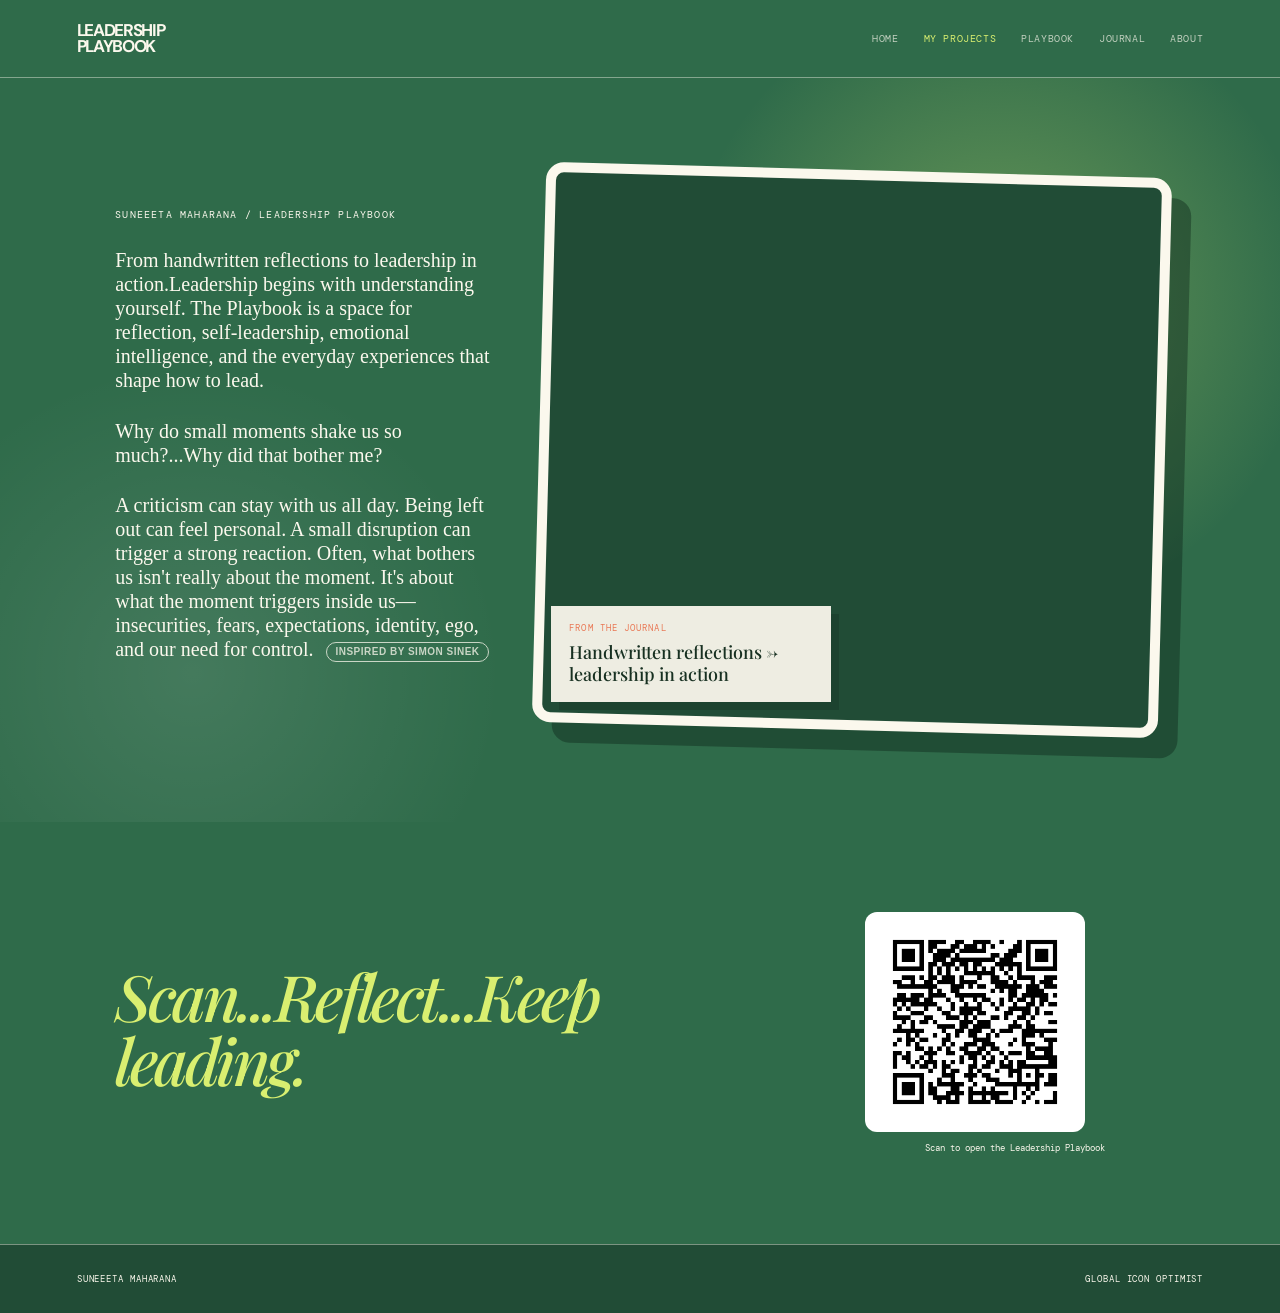
<file: index.html>
<!doctype html><html lang="en"><head><meta charset="utf-8"><meta name="viewport" content="width=device-width,initial-scale=1"><title>My Projects | Leadership Playbook</title><link rel="stylesheet" href="styles.css">
<style>
/* Extra-large journal video */
.home-hero {
  display: grid;
  grid-template-columns: minmax(0, 0.75fr) minmax(620px, 1.25fr);
  gap: 48px;
  align-items: center;
}

.journal-video-wrap {
  width: 100%;
  max-width: 900px;
  margin-left: auto;
}

.journal-video {
  display: block;
  width: 100%;
  height: 780px;
  object-fit: cover;
  border-radius: 18px;
}

@media (max-width: 1000px) {
  .home-hero {
    grid-template-columns: 1fr;
  }

  .journal-video-wrap {
    max-width: 850px;
    margin: 30px auto 0;
  }

  .journal-video {
    height: 680px;
  }
}

@media (max-width: 600px) {
  .journal-video {
    height: 520px;
  }
}
</style>

</head><body>
<header><a class="brand" href="index.html">LEADERSHIP<br>PLAYBOOK</a><nav><a href="index.html">Home</a><a class="active" href="projects.html">My Projects</a><a href="playbook.html">Playbook</a><a href="journal.html">Journal</a><a href="about.html">About</a></nav></header>
<main>
<section class="hero home-hero"><div class="hero-copy"><p class="eyebrow">SUNEEETA MAHARANA / LEADERSHIP PLAYBOOK</p><h4 style="
      font-family: 'Caveat', cursive;
      font-size: 20px;
      font-weight: 500;
      line-height: 1.2;
    ">From handwritten reflections to leadership in action.Leadership begins with understanding yourself. The Playbook is a space for reflection, self-leadership, emotional intelligence, and the everyday experiences that shape how to lead.<h2 style="
      font-family: 'Caveat', cursive;
      font-size: 20px;
      font-weight: 500;
      line-height: 1.2;
    ">Why do small moments shake us so much?...Why did that bother me?</h2><p><h4 style="
      font-family: 'Caveat', cursive;
      font-size: 20px;
      font-weight: 500;
      line-height: 1.2;
    ">A criticism can stay with us all day. Being left out can feel personal. A small disruption can trigger a strong reaction. Often, what bothers us isn't really about the moment. It's about what the moment triggers inside us—insecurities, fears, expectations, identity, ego, and our need for control.
<span style="
  display:inline-block;
  margin-left:8px;
  padding:3px 8px;
  border:1px solid currentColor;
  border-radius:999px;
  font-family:Arial, sans-serif;
  font-size:10px;
  font-weight:600;
  letter-spacing:.05em;
  vertical-align:middle;
  opacity:.75;
">INSPIRED BY SIMON SINEK</span></p></h4>


<div class="actions">
<a class="text-link" href="journal.html"></a></div>
<a class="text-link" href="journal.html"></a></div></div>
<div class="journal-video-wrap">
<video class="journal-video" autoplay muted loop playsinline preload="auto">
  <source src="JounrnalBook.mp4" type="video/mp4">
  Your browser does not support the video tag.
</video>
<div class="video-caption">
  <span>FROM THE JOURNAL</span>
  <strong>Handwritten reflections → leadership in action</strong>
</div>
</div>
</section>

<section class="qr-section"><div><p class="eyebrow"></p><h2><em>Scan...Reflect...Keep leading.</em></h2><p></p></div><div class="qr-placeholder">
  <a href="https://SuneetasLeadershipPlaybook.com" target="_blank" rel="noopener" aria-label="Open Suneeta's Leadership Playbook">
    <img src="leadership-playbook-qr.png" alt="QR code for Suneeta's Leadership Playbook"
         style="width:220px;height:220px;display:block;object-fit:contain;background:#fff;padding:10px;border-radius:12px;">
  </a>
  <small style="display:block;margin-top:10px;">Scan to open the Leadership Playbook</small>
</div></section>
</main><footer><span>SUNEEETA MAHARANA</span><span>GLOBAL ICON OPTIMIST</span></footer></body></html>
</file>
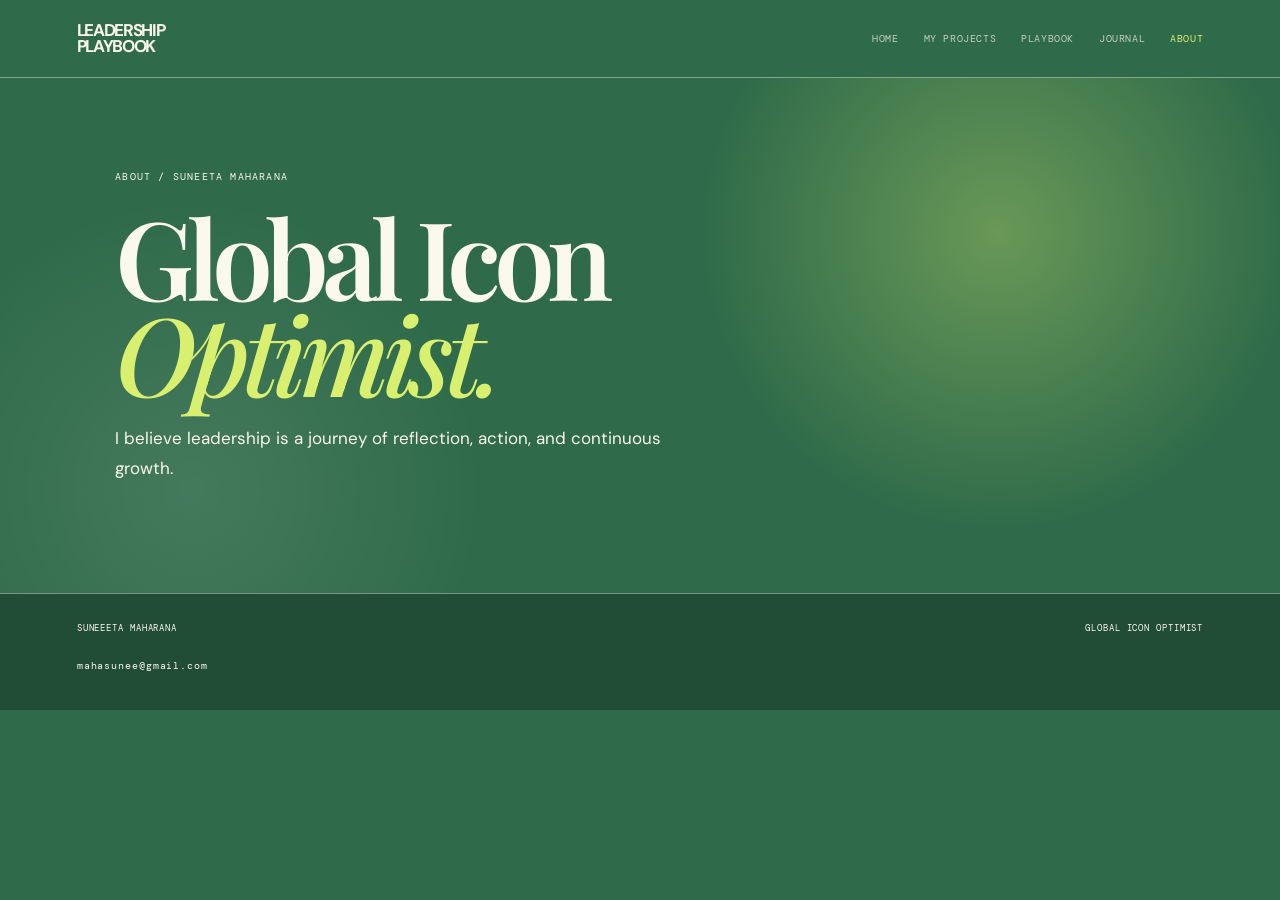
<file: about.html>
<!doctype html><html lang="en"><head><meta charset="utf-8"><meta name="viewport" content="width=device-width,initial-scale=1"><title>About | Suneeta Maharana</title><link rel="stylesheet" href="styles.css"></head><body>
<header><a class="brand" href="index.html">LEADERSHIP<br>PLAYBOOK</a><nav><a href="index.html">Home</a><a href="projects.html">My Projects</a><a href="playbook.html">Playbook</a><a href="journal.html">Journal</a><a class="active" href="about.html">About</a></nav></header>
<main><section class="hero compact about-hero"><p class="eyebrow">ABOUT / SUNEETA MAHARANA</p><h1>Global Icon<br><em>Optimist.</em></h1><p class="lead">I believe leadership is a journey of reflection, action, and continuous growth.</p></section>
</section></main><footer><span>SUNEEETA MAHARANA<br><p class="small">mahasunee@gmail.com</p></span><span>GLOBAL ICON OPTIMIST</span></footer></body></html>
</file>
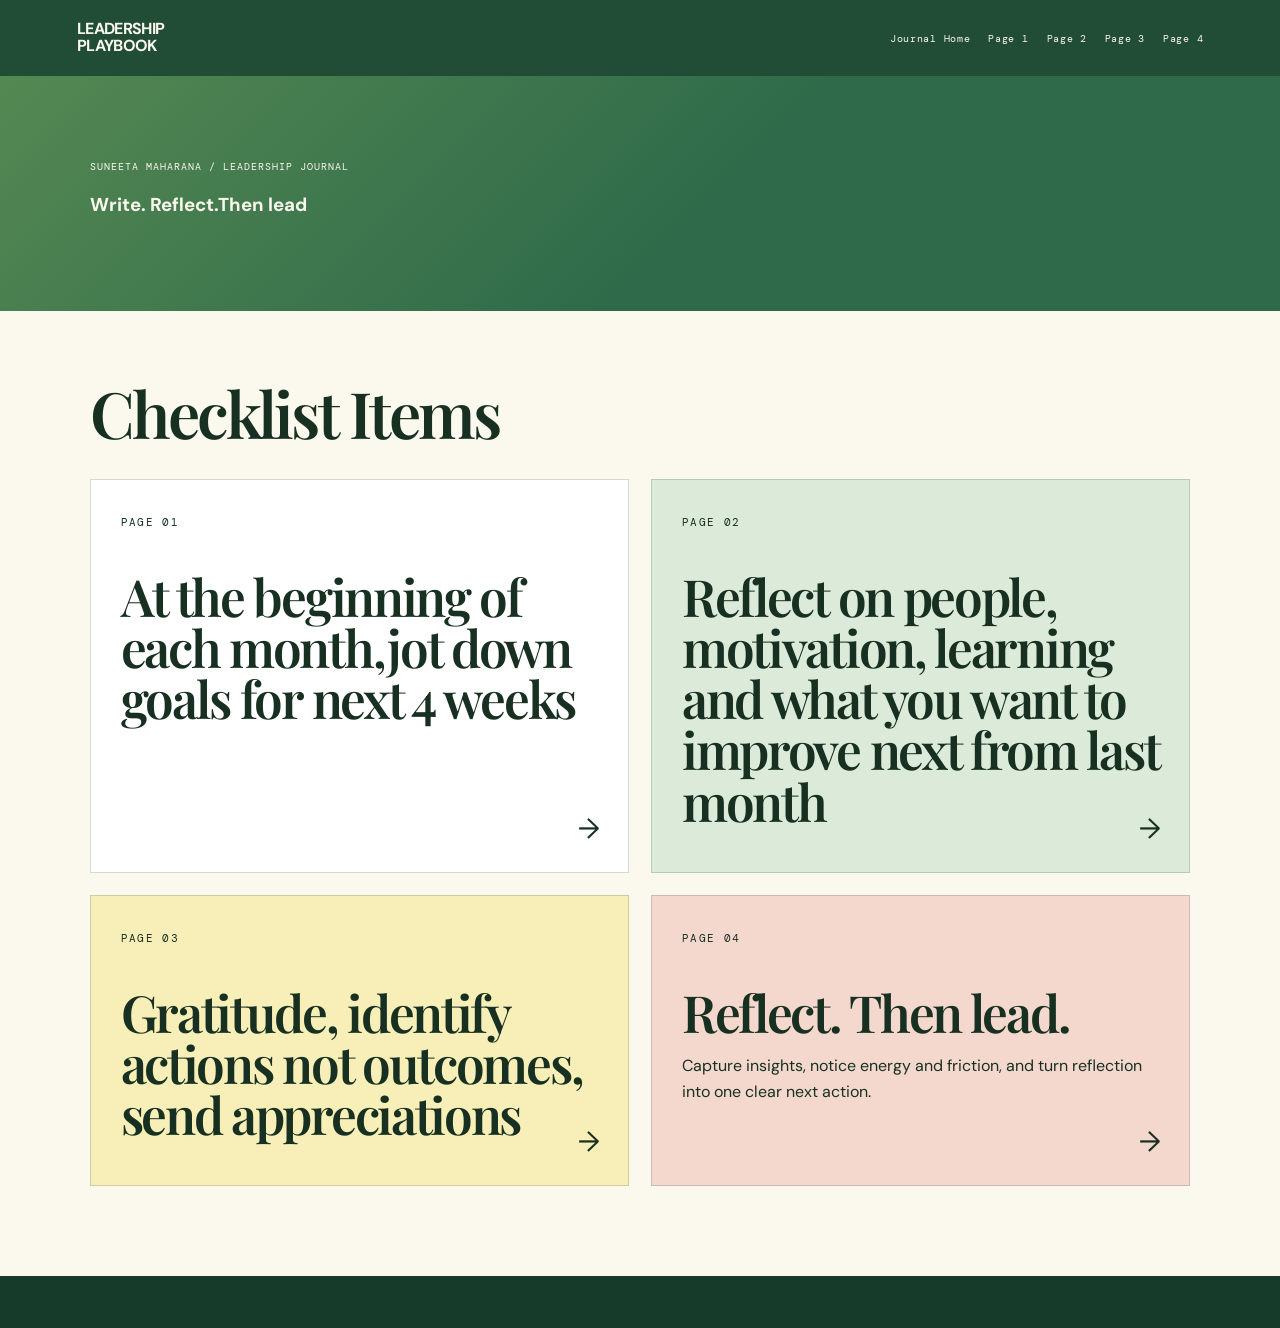
<file: journal.html>
<!doctype html>
<html lang="en">
<head>
  <meta charset="utf-8">
  <meta name="viewport" content="width=device-width,initial-scale=1">
  <title>Leadership Journal | Suneeta Maharana</title>
  <style>
    @import url("https://fonts.googleapis.com/css2?family=Caveat:wght@500;600;700&family=DM+Mono&family=DM+Sans:wght@400;500;700&family=Playfair+Display:ital,wght@0,500;0,600;1,500&display=swap");
    :root{--forest:#2f6b4a;--deep:#214c36;--paper:#fbf8ed;--lime:#d9ef70;--coral:#e97855;--ink:#173021;--mint:#dcebd9;--line:rgba(251,248,237,.3)}
    *{box-sizing:border-box} body{margin:0;font-family:"DM Sans",sans-serif;background:var(--paper);color:var(--ink)}
    header{min-height:76px;padding:16px 6vw;display:flex;align-items:center;justify-content:space-between;gap:24px;background:var(--deep);color:var(--paper)}
    .brand{color:var(--paper);text-decoration:none;font-weight:700;letter-spacing:-.04em;line-height:1.05}
    nav{display:flex;gap:18px;flex-wrap:wrap;font:10px "DM Mono",monospace;letter-spacing:.07em} nav a{color:var(--paper);text-decoration:none}
    .hero{padding:84px 7vw 64px;background:linear-gradient(135deg,rgba(217,239,112,.22),transparent 55%),var(--forest);color:var(--paper)}
    .eyebrow{font:10px "DM Mono",monospace;letter-spacing:.1em;margin:0 0 14px}.hero h1{margin:0;max-width:900px;font:600 clamp(58px,9vw,112px)/.88 "Playfair Display",serif;letter-spacing:-.065em}.hero h1 em{color:var(--lime);font-weight:500}.hero p.lead{max-width:700px;font-size:18px;line-height:1.7;margin:30px 0 0}
    .pages{padding:70px 7vw 90px}.pages-head{display:flex;justify-content:space-between;gap:24px;align-items:end;margin-bottom:34px}.pages h2{font:600 clamp(38px,5vw,66px)/1 "Playfair Display",serif;margin:0;letter-spacing:-.045em}.pages-head p{max-width:460px;line-height:1.6}
    .page-grid{display:grid;grid-template-columns:repeat(2,minmax(0,1fr));gap:22px}.page-card{display:block;min-height:260px;padding:30px;border:1px solid rgba(23,48,33,.18);text-decoration:none;color:var(--ink);position:relative;overflow:hidden;background:white;transition:.2s transform,.2s box-shadow}.page-card:hover{transform:translateY(-4px);box-shadow:0 16px 35px rgba(23,48,33,.12)}
    .page-card:nth-child(2){background:var(--mint)}.page-card:nth-child(3){background:#f7efb7}.page-card:nth-child(4){background:#f4d8ce}.num{font:11px "DM Mono",monospace;letter-spacing:.12em}.page-card h3{font:600 clamp(34px,4vw,52px)/1 "Playfair Display",serif;margin:40px 0 15px;letter-spacing:-.045em}.page-card p{max-width:470px;line-height:1.6;margin:0}.arrow{position:absolute;right:28px;bottom:25px;font-size:28px}
    .note{padding:55px 7vw;background:var(--deep);color:var(--paper)}.note p{font-family:"Caveat",cursive;font-size:34px;line-height:1.25;max-width:900px;margin:0}
    footer{padding:26px 6vw;display:flex;justify-content:space-between;background:#173b2b;color:var(--paper);font:10px "DM Mono",monospace;letter-spacing:.07em}
    @media(max-width:760px){header{align-items:flex-start;flex-direction:column}.hero{padding-top:62px}.page-grid{grid-template-columns:1fr}.pages-head{align-items:flex-start;flex-direction:column}.page-card{min-height:230px}}
  </style>
</head>
<body>
<header>
  <a class="brand" href="index.html">LEADERSHIP<br>PLAYBOOK</a>
  <nav>
    <a href="journal.html">Journal Home</a>
    <a href="page1.html">Page 1</a>
    <a href="page2.html">Page 2</a>
    <a href="page3.html">Page 3</a>
    <a href="page4.html">Page 4</a>
  </nav>
</header>
<main>
  <section class="hero">
    <p class="eyebrow">SUNEETA MAHARANA / LEADERSHIP JOURNAL</p>
    <h3>Write. Reflect.Then lead</h3>
    <p class="lead"></p>
  </section>

  <section class="pages">
    <div class="pages-head">
      <h2>Checklist Items</h2>
      
    </div>
    <div class="page-grid">
      <a class="page-card" href="page1.html"><span class="num">PAGE 01</span><h3>At the beginning of each month,jot down goals for next 4 weeks</h3><span class="arrow">→</span></a>
      <a class="page-card" href="page2.html"><span class="num">PAGE 02</span><h3>Reflect on people, motivation, learning and what you want to improve next from last month</h3><p></p><span class="arrow">→</span></a>
      <a class="page-card" href="page3.html"><span class="num">PAGE 03</span><h3>Gratitude, identify actions not outcomes, send appreciations</h3><p></p><span class="arrow">→</span></a>
      <a class="page-card" href="page4.html"><span class="num">PAGE 04</span><h3>Reflect. Then lead.</h3><p>Capture insights, notice energy and friction, and turn reflection into one clear next action.</p><span class="arrow">→</span></a>
    </div>
  </section>

 <!-- <section class="note"><p>“Write it down. Reflect on it. Learn from it. Lead from it.”</p></section> -->
</main>
<footer><span></span></footer>
</body>
</html>
</file>
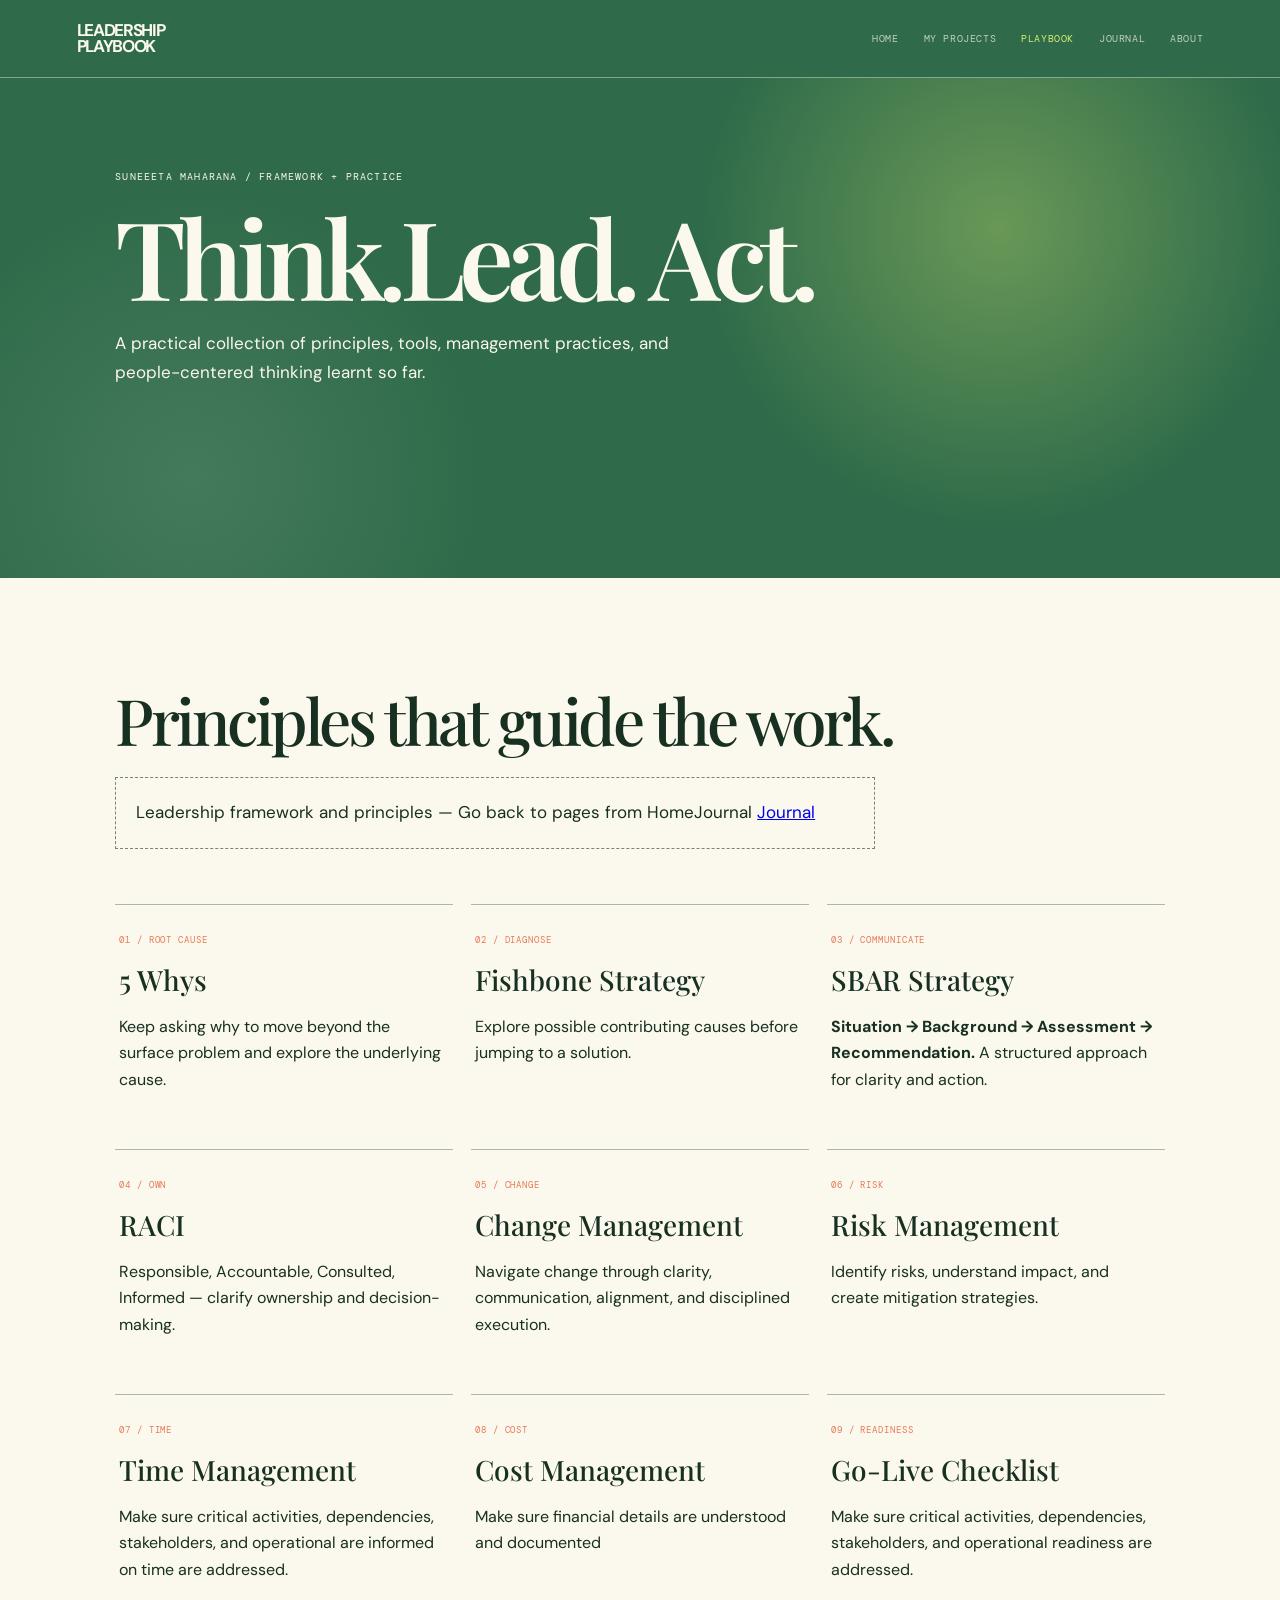
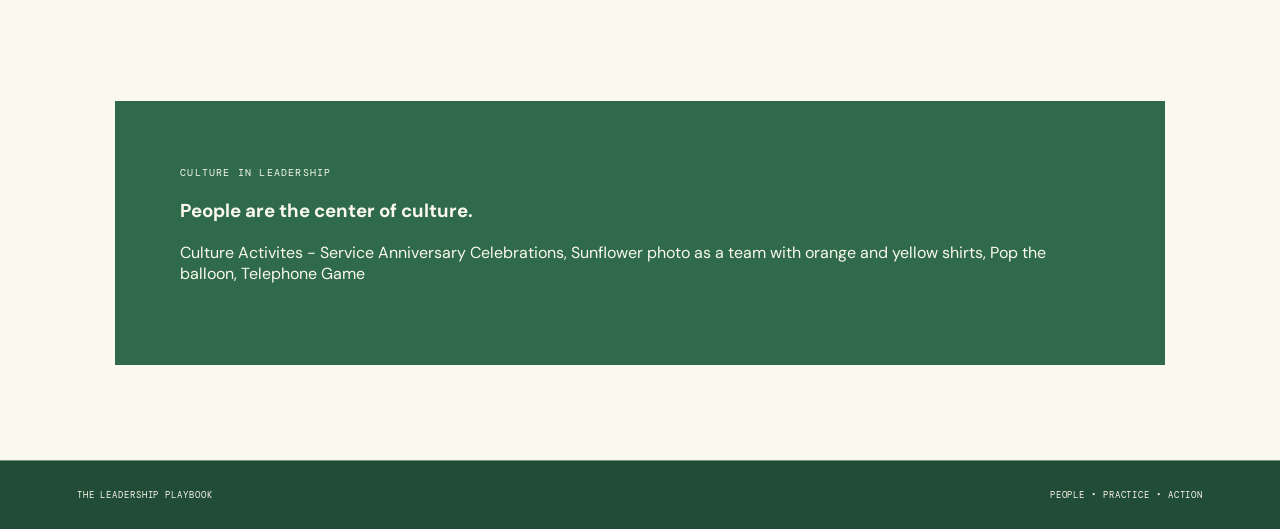
<file: playbook.html>
<!doctype html><html lang="en"><head><meta charset="utf-8"><meta name="viewport" content="width=device-width,initial-scale=1"><title>The Leadership Playbook</title><link rel="stylesheet" href="styles.css"></head><body>
<header><a class="brand" href="index.html">LEADERSHIP<br>PLAYBOOK</a><nav><a href="index.html">Home</a><a href="projects.html">My Projects</a><a class="active" href="playbook.html">Playbook</a><a href="journal.html">Journal</a><a href="about.html">About</a></nav></header>
<main><section class="hero compact"><p class="eyebrow">SUNEEETA MAHARANA / FRAMEWORK + PRACTICE</p><h1>Think.Lead. Act.</h1><p class="lead">A practical collection of principles, tools, management practices, and people-centered thinking learnt so far.</p></section>
<section class="cream content"><p class="eyebrow dark"></p><h2>Principles that guide the work.</h2><p class="placeholder">Leadership framework and principles — Go back to pages from HomeJournal <a href="index.html">Journal</a></p>
<div class="tool-grid"><article><span>01 / ROOT CAUSE</span><h3>5 Whys</h3><p>Keep asking why to move beyond the surface problem and explore the underlying cause.</p></article><article><span>02 / DIAGNOSE</span><h3>Fishbone Strategy</h3><p>Explore possible contributing causes before jumping to a solution.</p></article><article><span>03 / COMMUNICATE</span><h3>SBAR Strategy</h3><p><b>Situation → Background → Assessment → Recommendation.</b> A structured approach for clarity and action.</p></article><article><span>04 / OWN</span><h3>RACI</h3><p>Responsible, Accountable, Consulted, Informed — clarify ownership and decision-making.</p></article><article><span>05 / CHANGE</span><h3>Change Management</h3><p>Navigate change through clarity, communication, alignment, and disciplined execution.</p></article><article><span>06 / RISK</span><h3>Risk Management</h3><p>Identify risks, understand impact, and create mitigation strategies.</p></article><article><span>07 / TIME</span><h3>Time Management</h3><p>Make sure critical activities, dependencies, stakeholders, and operational are informed on time are addressed.</p></article><article><span>08 / COST</span><h3>Cost Management</h3><p>Make sure financial details are understood and documented</p></article><article><span>09 / READINESS</span><h3>Go-Live Checklist</h3><p>Make sure critical activities, dependencies, stakeholders, and operational readiness are addressed.</p></article></div>
<section class="people"><p class="eyebrow">CULTURE IN LEADERSHIP</p><h3>People are the center of culture.</h3><p>Culture Activites - Service Anniversary Celebrations, Sunflower photo as a team with orange and yellow shirts, Pop the balloon, Telephone Game</strong></section></section></main><footer><span>THE LEADERSHIP PLAYBOOK</span><span>PEOPLE • PRACTICE • ACTION</span></footer></body></html>
</file>
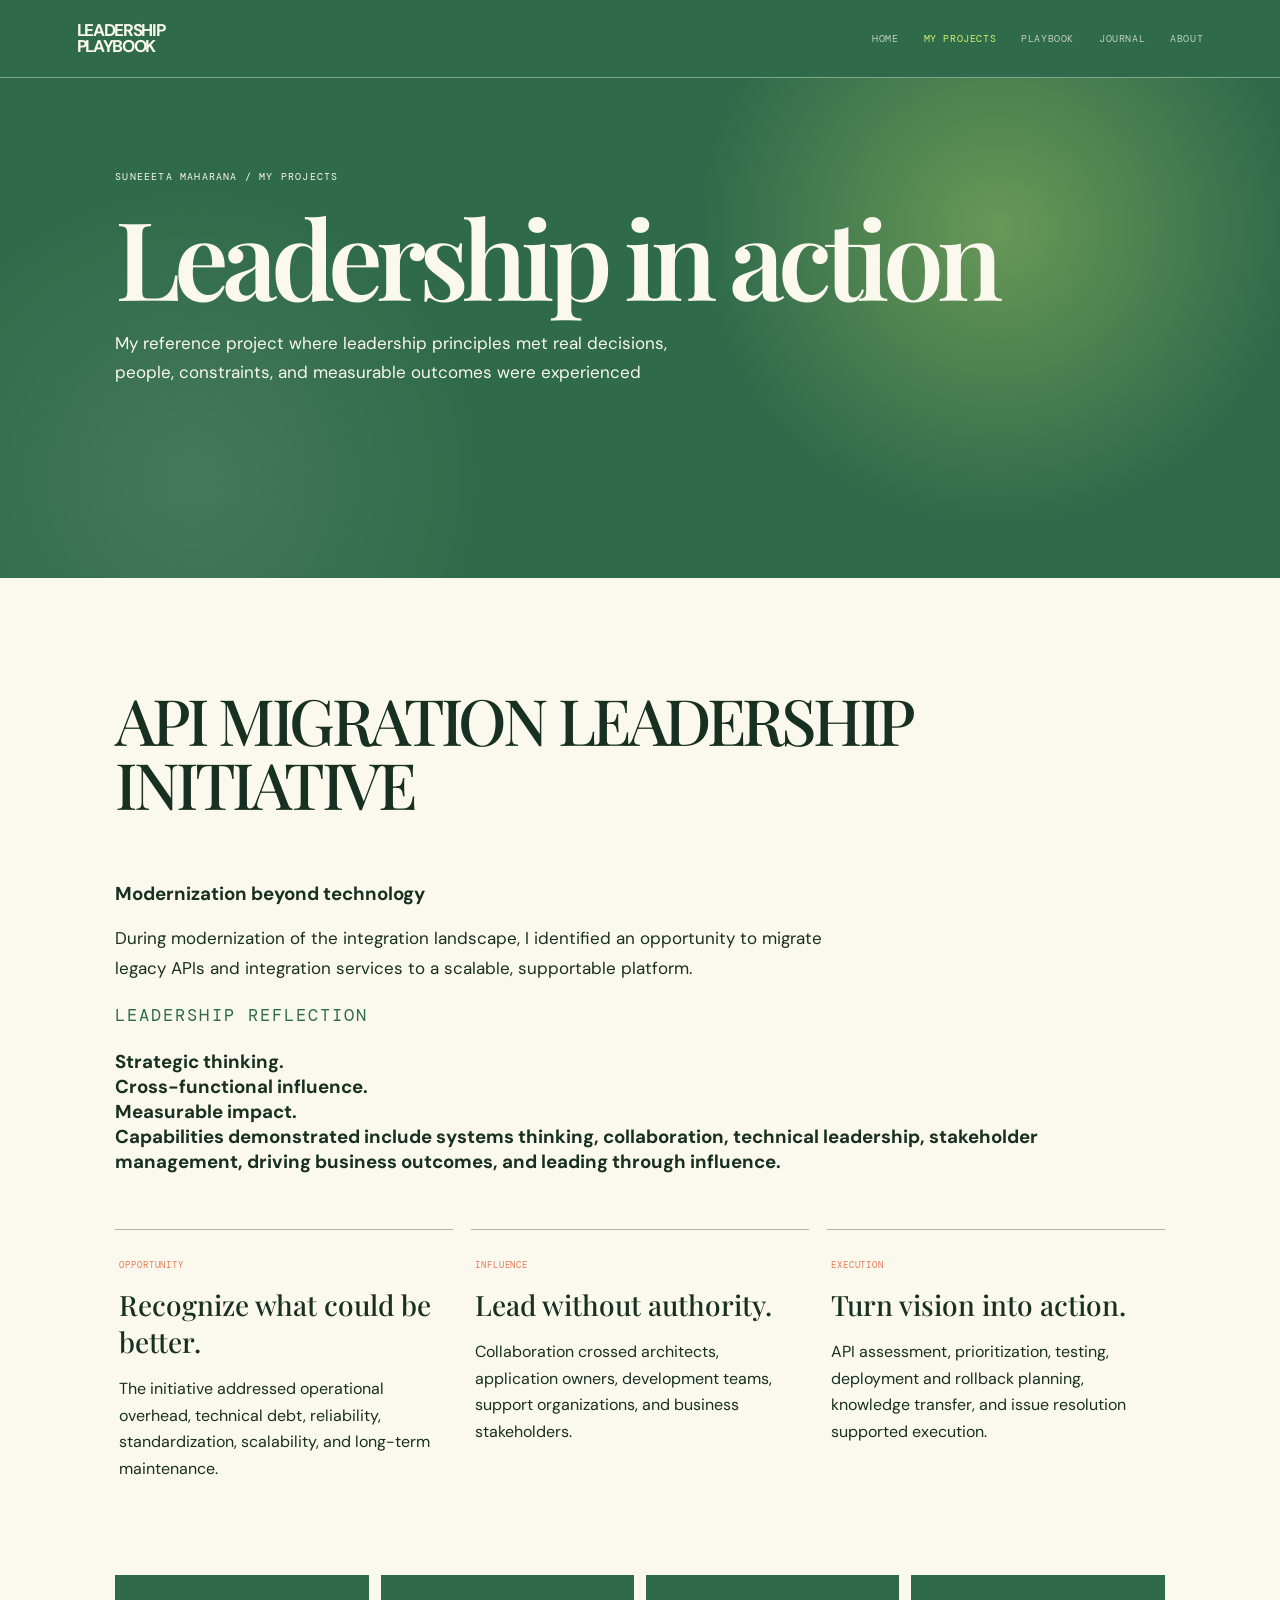
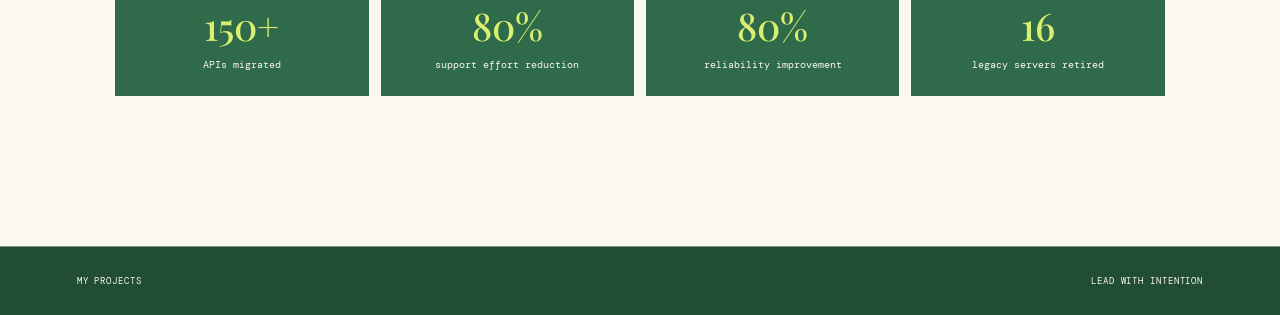
<file: projects.html>
<!doctype html><html lang="en"><head><meta charset="utf-8"><meta name="viewport" content="width=device-width,initial-scale=1"><title>My Projects | Leadership Playbook</title><link rel="stylesheet" href="styles.css"></head><body>
<header><a class="brand" href="index.html">LEADERSHIP<br>PLAYBOOK</a><nav><a href="index.html">Home</a><a class="active" href="projects.html">My Projects</a><a href="playbook.html">Playbook</a><a href="journal.html">Journal</a><a href="about.html">About</a></nav></header>
<main><section class="hero compact"><p class="eyebrow">SUNEEETA MAHARANA / MY PROJECTS</p><h1>Leadership in action</h1><p class="lead">My reference project where leadership principles met real decisions, people, constraints, and measurable outcomes were experienced</p></section>
<section class="cream content"><div class="section-label"></div><h2>API MIGRATION LEADERSHIP INITIATIVE</h2> <br><h3> Modernization beyond technology</h3><p>During modernization of the integration landscape, I identified an opportunity to migrate legacy APIs and integration services to a scalable, supportable platform.</p><p class="eyebrow dark">LEADERSHIP REFLECTION</p><h3>Strategic thinking.<br>Cross-functional influence.<br>Measurable impact.</br>Capabilities demonstrated include systems thinking, collaboration, technical leadership, stakeholder management, driving business outcomes, and leading through influence.</h2>
<div class="cards"><article><span>OPPORTUNITY</span><h3>Recognize what could be better.</h3><p>The initiative addressed operational overhead, technical debt, reliability, standardization, scalability, and long-term maintenance.</p></article><article><span>INFLUENCE</span><h3>Lead without authority.</h3><p>Collaboration crossed architects, application owners, development teams, support organizations, and business stakeholders.</p></article><article><span>EXECUTION</span><h3>Turn vision into action.</h3><p>API assessment, prioritization, testing, deployment and rollback planning, knowledge transfer, and issue resolution supported execution.</p></article></div>
<div class="metrics"><div><b>150+</b><span>APIs migrated</span></div><div><b>80%</b><span>support effort reduction</span></div><div><b>80%</b><span>reliability improvement</span></div><div><b>16</b><span>legacy servers retired</span></div></div>
</section></main><footer><span>MY PROJECTS</span><span>LEAD WITH INTENTION</span></footer></body></html>
</file>
<file: styles.css>
@import url('https://fonts.googleapis.com/css2?family=DM+Mono:wght@400;500&family=DM+Sans:wght@400;500;700&family=Playfair+Display:ital,wght@0,500;0,600;1,500&display=swap');
:root{--forest:#2f6b4a;--deep:#214c36;--paper:#fbf8ed;--lime:#d9ef70;--coral:#e97855;--ink:#173021;--line:rgba(251,248,237,.42);--mint:#dcebd9}*{box-sizing:border-box}html{scroll-behavior:smooth}body{margin:0;color:var(--paper);background:var(--forest);font-family:'DM Sans',sans-serif}header{height:78px;padding:0 6vw;display:flex;align-items:center;justify-content:space-between;border-bottom:1px solid var(--line);position:relative;z-index:5}.brand{color:var(--paper);text-decoration:none;font-weight:700;line-height:.9;letter-spacing:-.08em;font-size:17px}nav{display:flex;gap:25px;font:10px 'DM Mono',monospace;letter-spacing:.06em;text-transform:uppercase}nav a{color:var(--paper);text-decoration:none;opacity:.72}nav a:hover,nav a.active{opacity:1;color:var(--lime)}.hero{min-height:680px;padding:92px 9vw;position:relative;overflow:hidden;background:radial-gradient(circle at 78% 30%,rgba(217,239,112,.34),transparent 28%),radial-gradient(circle at 15% 80%,rgba(255,255,255,.10),transparent 25%),var(--forest)}.home-hero{display:grid;grid-template-columns:1.05fr .95fr;align-items:center;gap:5vw}.compact{min-height:500px}.eyebrow{margin:0;font:10px 'DM Mono',monospace;letter-spacing:.12em}.dark{color:var(--forest)}h1{position:relative;z-index:2;margin:25px 0;font:600 clamp(58px,8.5vw,112px)/.88 'Playfair Display',serif;letter-spacing:-.065em}h1 em,h2 em{color:var(--lime);font-weight:500}.lead{max-width:560px;font-size:17px;line-height:1.75;position:relative;z-index:2}.actions{display:flex;align-items:center;gap:25px;margin-top:30px}.button{display:inline-block;background:var(--lime);color:var(--ink);padding:15px 20px;text-decoration:none;font:11px 'DM Mono',monospace;text-transform:uppercase;letter-spacing:.06em}.button.light{background:var(--paper)}.text-link{color:var(--paper);text-decoration:none;font:11px 'DM Mono',monospace}.journal-placeholder{display:flex;justify-content:center;align-items:center;min-height:430px}.paper,.paper-stack .paper{width:min(300px,65vw);min-height:390px;background:#f5f0d9;color:var(--ink);padding:32px;box-shadow:18px 18px 0 rgba(13,37,26,.7);transform:rotate(4deg);display:flex;flex-direction:column;justify-content:space-between}.paper span,.paper small{font:10px 'DM Mono',monospace;letter-spacing:.1em}.paper strong{font:500 42px/1 'Playfair Display',serif}.paper p{line-height:1.7}.cream{background:var(--paper);color:var(--ink)}.intro,.content{padding:95px 9vw}.intro{display:grid;grid-template-columns:1fr 1fr;gap:8vw}.intro h2,.content h2,.qr-section h2,.people h2,.contact h2{font:500 clamp(42px,5vw,70px)/1 'Playfair Display',serif;letter-spacing:-.055em;margin:15px 0 25px}.dark-copy{max-width:570px;font-size:17px;line-height:1.75}.question{font:italic 500 32px/1.2 'Playfair Display',serif}.qr-section{padding:90px 9vw;display:grid;grid-template-columns:1fr 300px;gap:8vw;align-items:center}.qr-section h2{color:var(--paper)}.qr-section p{max-width:560px;line-height:1.7}.qr-placeholder{text-align:center}.qr-grid{width:190px;height:190px;margin:auto;background:repeating-conic-gradient(var(--paper) 0 8deg,var(--ink) 8deg 16deg);display:grid;place-items:center;color:var(--paper);font:bold 20px 'DM Mono',monospace;outline:12px solid var(--paper);outline-offset:-20px}.qr-placeholder small{display:block;margin-top:25px;font:9px 'DM Mono',monospace}.section-label{font:10px 'DM Mono',monospace;letter-spacing:.12em;color:var(--coral)}.content>h2{max-width:850px}.content>p{max-width:760px;font-size:17px;line-height:1.75}.cards,.tool-grid{display:grid;grid-template-columns:repeat(3,1fr);gap:18px;margin-top:55px}.cards article,.tool-grid article{border-top:1px solid rgba(23,59,43,.35);padding:22px 4px}.cards span,.tool-grid span{font:9px 'DM Mono',monospace;color:var(--coral);letter-spacing:.1em}.cards h3,.tool-grid h3{font:500 28px 'Playfair Display',serif;margin:13px 0}.cards p,.tool-grid p{line-height:1.65}.metrics{display:grid;grid-template-columns:repeat(4,1fr);gap:12px;margin:55px 0}.metrics div{background:var(--forest);color:var(--paper);padding:25px;text-align:center}.metrics b{display:block;font:500 38px 'Playfair Display',serif;color:var(--lime)}.metrics span{display:block;margin-top:7px;font:10px 'DM Mono',monospace}.reflection{margin-top:45px;padding:55px;background:var(--mint)}.reflection h2{font:500 clamp(38px,4vw,58px)/1 'Playfair Display',serif;margin:15px 0}.placeholder{padding:20px;border:1px dashed #788477}.people{margin-top:80px;padding:65px;background:var(--forest);color:var(--paper)}.people h2{max-width:700px}.people strong{display:block;margin-top:30px;color:var(--lime);font:500 23px 'Playfair Display',serif}.journal-hero{display:grid;grid-template-columns:1fr 1fr;align-items:center;gap:8vw}.paper-stack{display:flex;justify-content:center}.journal-content{display:grid;grid-template-columns:1fr 1fr;gap:8vw}.journal-list p{padding:17px 0;border-bottom:1px solid rgba(23,59,43,.25);font-size:17px}.journal-list p:before{content:'→';margin-right:14px;color:var(--coral)}.prompts{padding:95px 9vw;background:var(--mint);color:var(--ink)}.prompts h2{font:500 clamp(45px,6vw,78px)/.95 'Playfair Display',serif;margin:15px 0 35px}.ruled{max-width:750px;padding:15px 5px;background:repeating-linear-gradient(to bottom,transparent 0,transparent 38px,rgba(23,59,43,.25) 39px,rgba(23,59,43,.25) 40px)}.ruled p{margin:0;min-height:40px;line-height:40px}.about-content{display:grid;grid-template-columns:1fr 1fr;gap:8vw}.about-content>div:nth-child(2){font-size:17px;line-height:1.8}.contact{padding:95px 9vw;background:var(--coral);color:var(--ink)}.contact h2{max-width:700px}.small{font:10px 'DM Mono',monospace;margin-top:25px}footer{padding:28px 6vw;display:flex;justify-content:space-between;border-top:1px solid var(--line);background:var(--deep);font:9px 'DM Mono',monospace;letter-spacing:.1em}
@media(max-width:760px){header{height:70px;padding:0 6vw}nav{gap:10px;font-size:8px}nav a:nth-child(2){display:none}.hero,.compact{padding:70px 7vw;min-height:620px}.home-hero,.journal-hero,.intro,.journal-content,.about-content,.qr-section{grid-template-columns:1fr;gap:45px}.journal-placeholder{min-height:360px}.paper{min-height:330px}.cards,.tool-grid,.metrics{grid-template-columns:1fr}.content,.intro,.prompts,.contact{padding:70px 7vw}h1{font-size:64px}.intro h2,.content h2,.qr-section h2,.people h2,.contact h2{font-size:48px}.qr-section{display:grid}.qr-placeholder{padding:30px 0}.actions{flex-wrap:wrap}footer{font-size:8px;gap:20px;flex-direction:column}}

.journal-video-wrap{position:relative;min-height:440px;display:flex;align-items:center;justify-content:center}
.journal-video{width:min(520px,100%);max-height:560px;aspect-ratio:4/5;object-fit:cover;border:10px solid var(--paper);box-shadow:20px 20px 0 rgba(13,37,26,.42);transform:rotate(1.5deg);background:var(--deep)}
.video-caption{position:absolute;left:2%;bottom:5%;max-width:280px;padding:16px 18px;background:rgba(251,248,237,.94);color:var(--ink);box-shadow:8px 8px 0 rgba(13,37,26,.25)}
.video-caption span{display:block;margin-bottom:8px;font:9px 'DM Mono',monospace;letter-spacing:.12em;color:var(--coral)}
.video-caption strong{font:500 18px/1.2 'Playfair Display',serif}
@media(max-width:760px){.journal-video-wrap{min-height:380px}.journal-video{width:min(360px,92%);max-height:500px}.video-caption{left:5%;bottom:2%;max-width:240px}}
</file>
